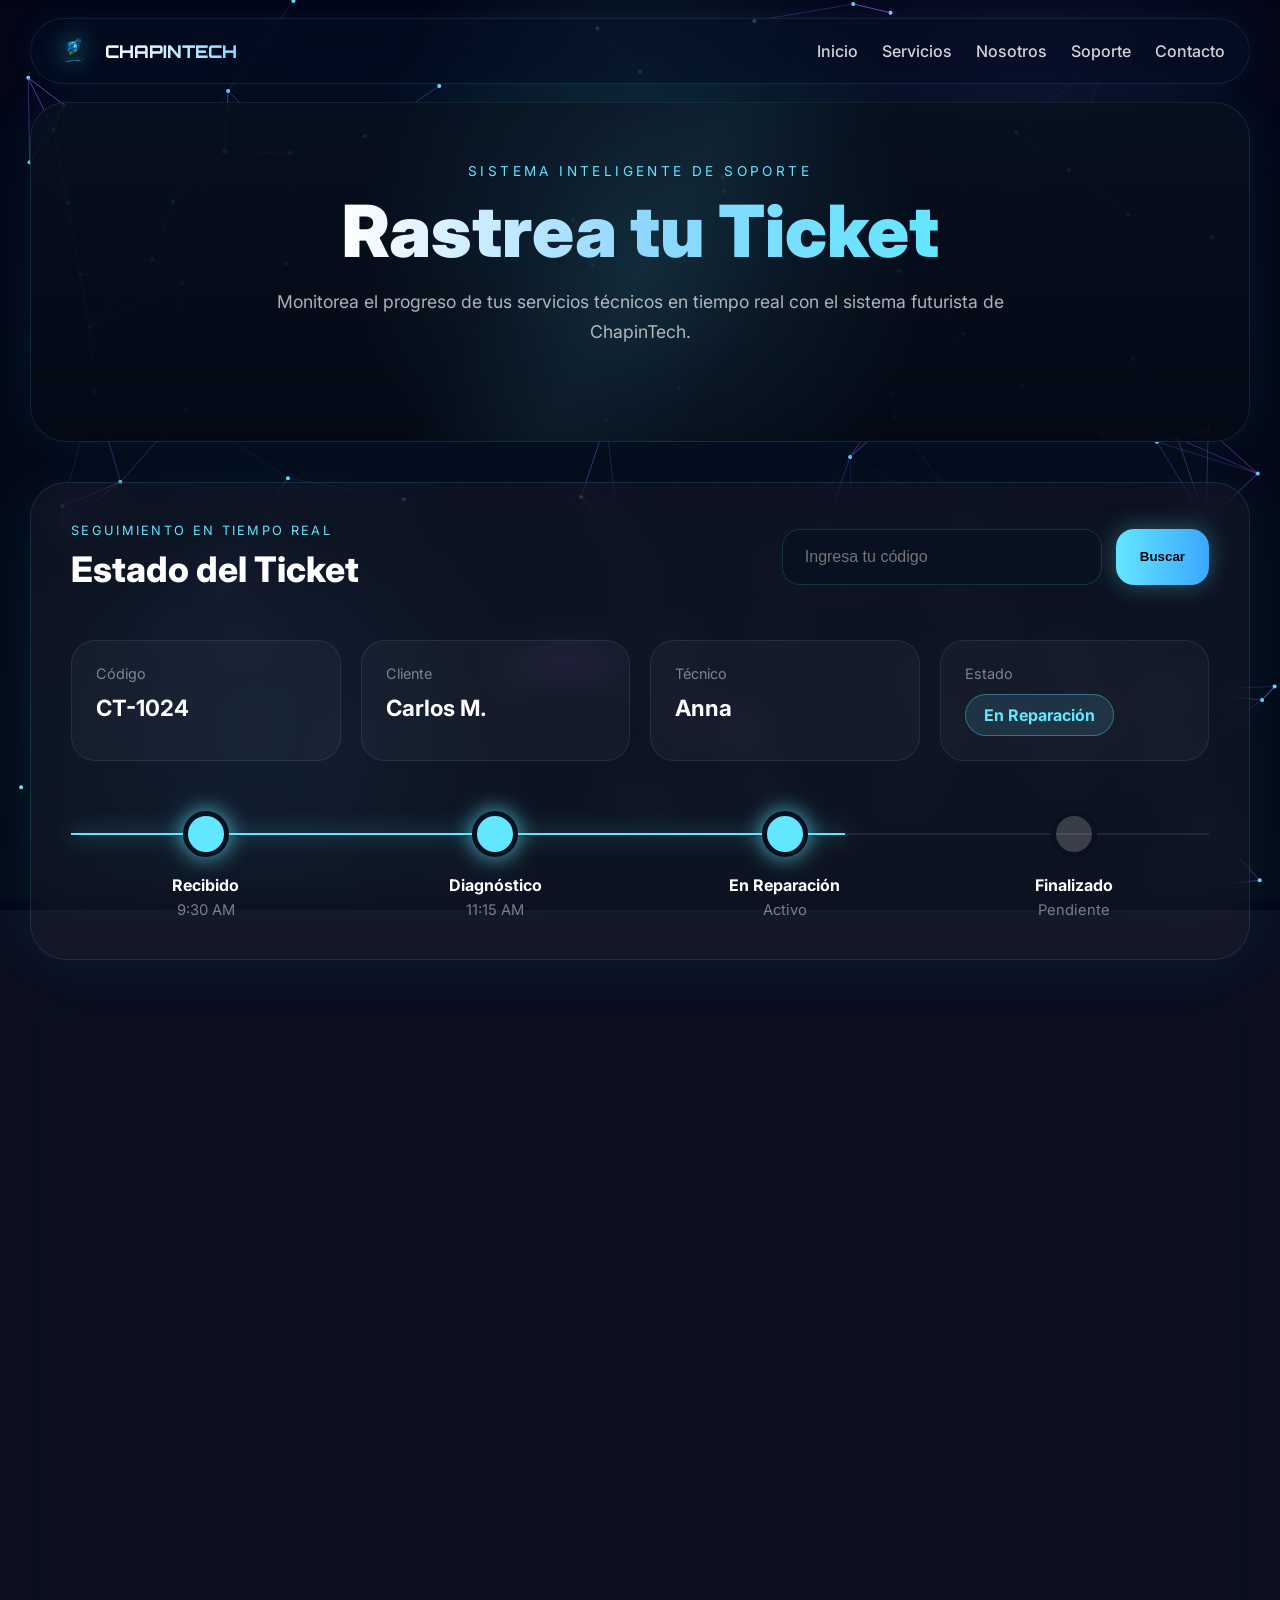
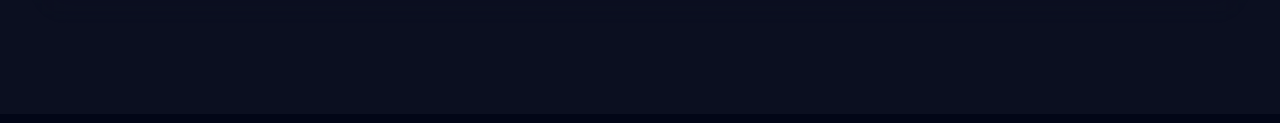
<file: soporte.html>
<!DOCTYPE html>
<html lang="es">
<head>
<meta charset="UTF-8">
<meta name="viewport" content="width=device-width, initial-scale=1.0">

<title>ChapinTech | Soporte</title>

<link rel="preconnect" href="https://fonts.googleapis.com">
<link rel="preconnect" href="https://fonts.gstatic.com" crossorigin>

<link href="https://fonts.googleapis.com/css2?family=Orbitron:wght@500;700;800&family=Inter:wght@400;500;600;700;800&display=swap" rel="stylesheet">

<style>

*{
margin:0;
padding:0;
box-sizing:border-box;
}

:root{
--cyan:#63e6ff;
--blue:#3ba7ff;
--violet:#8b5cf6;
--dark:#020617;
--panel:#07111f;
}

html{
scroll-behavior:smooth;
}

body{
font-family:'Inter',sans-serif;
background:#020617;
color:white;
overflow-x:hidden;
min-height:100vh;
}

/* =========================
BACKGROUND SYSTEM
========================= */

.bg{
position:fixed;
inset:0;
z-index:-10;

background:
radial-gradient(circle at 50% 20%,
rgba(99,230,255,.14),
transparent 28%),

radial-gradient(circle at 80% 10%,
rgba(139,92,246,.08),
transparent 20%),

radial-gradient(circle at 20% 80%,
rgba(59,167,255,.08),
transparent 22%),

linear-gradient(
180deg,
#020617 0%,
#040b18 100%
);
}

.bg::before{
content:"";
position:absolute;
inset:0;

background-image:
linear-gradient(rgba(255,255,255,.03) 1px, transparent 1px),
linear-gradient(90deg, rgba(255,255,255,.03) 1px, transparent 1px);

background-size:42px 42px;

mask-image:radial-gradient(circle at center, black 30%, transparent 90%);

opacity:.25;
}

/* =========================
PARTICLES
========================= */

#particles{
position:fixed;
inset:0;
width:100%;
height:100%;
z-index:-5;
pointer-events:none;
}

/* =========================
NAVBAR
========================= */

.nav{
position:sticky;
top:18px;
z-index:999;

width:calc(100% - 60px);
max-width:1280px;

margin:18px auto;

padding:14px 24px;

display:flex;
align-items:center;
justify-content:space-between;

border-radius:999px;

background:rgba(4,19,44,.42);

backdrop-filter:blur(18px);

border:1px solid rgba(255,255,255,.08);

box-shadow:
0 0 24px rgba(59,167,255,.08),
inset 0 0 1px rgba(255,255,255,.05);
}

.logo{
display:flex;
align-items:center;
gap:14px;
}

.logo img{
width:36px;
height:36px;
object-fit:contain;

filter:
drop-shadow(0 0 12px rgba(99,230,255,.7));
}

.logo span{
font-family:'Orbitron',sans-serif;
font-weight:800;
font-size:1.1rem;

background:linear-gradient(90deg,#fff,#8fd7ff);

-webkit-background-clip:text;
background-clip:text;
color:transparent;
}

.nav-links{
display:flex;
align-items:center;
gap:24px;
}

.nav-links a{
text-decoration:none;
color:rgba(255,255,255,.82);
font-weight:500;
transition:.25s;
}

.nav-links a:hover{
color:var(--cyan);
}

/* =========================
HERO
========================= */

.hero{
position:relative;

width:calc(100% - 60px);
max-width:1280px;

margin:auto;

min-height:340px;

border-radius:36px;

overflow:hidden;

background:
radial-gradient(circle at center,
rgba(99,230,255,.10),
transparent 45%),

linear-gradient(
180deg,
rgba(7,17,31,.9),
rgba(4,10,22,.96)
);

border:1px solid rgba(99,230,255,.12);

box-shadow:
0 0 50px rgba(34,211,238,.08);
}

.hero::before{
content:"";
position:absolute;
inset:0;

background:
linear-gradient(
120deg,
transparent 40%,
rgba(99,230,255,.04),
transparent 60%
);

animation:moveGlow 8s linear infinite;
}

.hero-content{
position:relative;
z-index:2;

height:100%;

display:flex;
flex-direction:column;
align-items:center;
justify-content:center;

text-align:center;

padding:60px 20px;
}

.hero-content p{
color:var(--cyan);

letter-spacing:.25em;
font-size:.85rem;

margin-bottom:16px;
}

.hero-content h1{
font-size:clamp(42px,6vw,72px);
font-weight:900;
line-height:1;

margin-bottom:20px;

background:linear-gradient(
90deg,
#ffffff,
#8fd7ff,
#63e6ff
);

-webkit-background-clip:text;
background-clip:text;
color:transparent;
}

.hero-content span{
max-width:760px;

font-size:1.1rem;
line-height:1.7;

color:rgba(255,255,255,.68);
}

/* =========================
MAIN
========================= */

.main{
width:calc(100% - 60px);
max-width:1280px;

margin:40px auto 100px;
}

/* =========================
TRACKER PANEL
========================= */

.panel{
background:rgba(255,255,255,.04);

border:1px solid rgba(99,230,255,.12);

border-radius:36px;

padding:40px;

backdrop-filter:blur(18px);

box-shadow:
0 0 60px rgba(34,211,238,.08);

margin-bottom:40px;
}

/* =========================
TRACKING TOP
========================= */

.tracking-top{
display:flex;
justify-content:space-between;
align-items:center;
gap:20px;

flex-wrap:wrap;

margin-bottom:50px;
}

.tracking-title p{
color:var(--cyan);

letter-spacing:.18em;
font-size:.8rem;

margin-bottom:10px;
}

.tracking-title h2{
font-size:2.2rem;
font-weight:800;
}

.search-box{
display:flex;
gap:14px;
flex-wrap:wrap;
}

.search-box input{
width:320px;
max-width:100%;

padding:18px 22px;

border:none;
outline:none;

border-radius:18px;

background:#07111f;

color:white;

border:1px solid rgba(99,230,255,.15);

font-size:1rem;
}

.search-box button{
padding:18px 24px;

border:none;
cursor:pointer;

border-radius:18px;

font-weight:800;

background:linear-gradient(
90deg,
#63e6ff,
#3ba7ff
);

color:black;

box-shadow:
0 0 25px rgba(99,230,255,.35);

transition:.25s;
}

.search-box button:hover{
transform:translateY(-2px) scale(1.02);
}

/* =========================
STATUS CARD
========================= */

.status-grid{
display:grid;
grid-template-columns:repeat(auto-fit,minmax(220px,1fr));
gap:20px;

margin-bottom:50px;
}

.status-card{
background:rgba(255,255,255,.03);

border:1px solid rgba(255,255,255,.08);

border-radius:24px;

padding:24px;
}

.status-card p{
font-size:.9rem;
color:rgba(255,255,255,.45);
margin-bottom:12px;
}

.status-card h3{
font-size:1.4rem;
}

.active-status{
display:inline-flex;
align-items:center;
justify-content:center;

padding:10px 18px;

border-radius:999px;

background:rgba(99,230,255,.12);

border:1px solid rgba(99,230,255,.35);

color:var(--cyan);

font-weight:700;

white-space:nowrap;
}

/* =========================
TIMELINE
========================= */

.timeline{
position:relative;
margin-top:20px;
}

.timeline-line{
position:absolute;
top:22px;
left:0;

width:100%;
height:2px;

background:rgba(255,255,255,.08);
}

.timeline-progress{
position:absolute;
top:22px;
left:0;

width:68%;
height:2px;

background:var(--cyan);

box-shadow:
0 0 20px rgba(99,230,255,.9);
}

.steps{
display:grid;
grid-template-columns:repeat(4,1fr);
gap:20px;

position:relative;
z-index:2;
}

.step{
text-align:center;
}

.circle{
width:46px;
height:46px;

margin:auto;

border-radius:50%;

background:var(--cyan);

border:5px solid #07111f;

box-shadow:
0 0 22px rgba(99,230,255,.8);
}

.circle.active{
animation:pulse 2s infinite;
}

.circle.inactive{
background:rgba(255,255,255,.18);
box-shadow:none;
}

.step h4{
margin-top:18px;
font-size:1rem;
}

.step span{
display:block;
margin-top:6px;

font-size:.92rem;
color:rgba(255,255,255,.45);
}

/* =========================
CREATE TICKET
========================= */

.form-title{
margin-bottom:30px;
}

.form-title p{
color:var(--cyan);
letter-spacing:.18em;
font-size:.8rem;
margin-bottom:10px;
}

.form-title h2{
font-size:2.2rem;
font-weight:800;
margin-bottom:14px;
}

.form-title span{
color:rgba(255,255,255,.6);
line-height:1.7;
}

.form-grid{
display:grid;
grid-template-columns:repeat(auto-fit,minmax(260px,1fr));
gap:20px;
}

.input-group{
display:flex;
flex-direction:column;
gap:10px;
}

.input-group label{
font-size:.95rem;
color:rgba(255,255,255,.68);
}

.input-group input,
.input-group select,
.input-group textarea{
padding:18px 20px;

border:none;
outline:none;

border-radius:18px;

background:#07111f;

color:white;

border:1px solid rgba(99,230,255,.12);

font-size:1rem;

transition:.25s;
}

.input-group input:focus,
.input-group select:focus,
.input-group textarea:focus{
border-color:var(--cyan);
box-shadow:
0 0 20px rgba(99,230,255,.15);
}

.input-group textarea{
resize:none;
min-height:180px;
}

.submit-btn{
margin-top:30px;

width:100%;

padding:20px;

border:none;
cursor:pointer;

border-radius:22px;

font-size:1rem;
font-weight:800;

background:linear-gradient(
90deg,
#63e6ff,
#3ba7ff
);

color:black;

box-shadow:
0 0 35px rgba(99,230,255,.35);

transition:.25s;
}

.submit-btn:hover{
transform:translateY(-2px);
}

/* =========================
ANIMATIONS
========================= */

@keyframes pulse{

0%,100%{
transform:scale(1);
box-shadow:
0 0 20px rgba(99,230,255,.8);
}

50%{
transform:scale(1.08);
box-shadow:
0 0 40px rgba(99,230,255,1);
}

}

@keyframes moveGlow{
from{
transform:translateX(-10%);
}
to{
transform:translateX(10%);
}
}

/* =========================
RESPONSIVE
========================= */

@media(max-width:900px){

.steps{
grid-template-columns:repeat(2,1fr);
row-gap:40px;
}

.timeline-line,
.timeline-progress{
display:none;
}

}

@media(max-width:768px){

.nav{
width:calc(100% - 24px);
padding:14px 18px;
}

.nav-links{
display:none;
}

.hero,
.main{
width:calc(100% - 24px);
}

.panel{
padding:24px;
}

.hero-content{
padding:40px 20px;
}

}

</style>
</head>

<body>

<div class="bg"></div>

<canvas id="particles"></canvas>

<!-- NAVBAR -->

<header class="nav">

<div class="logo">
<img src="chapintech-logo.png" alt="">
<span>CHAPINTECH</span>
</div>

<nav class="nav-links">
<a href="index.html">Inicio</a>
<a href="servicios.html">Servicios</a>
<a href="nosotros.html">Nosotros</a>
<a href="soporte.html">Soporte</a>
<a href="contacto.html">Contacto</a>
</nav>

</header>

<!-- HERO -->

<section class="hero">

<div class="hero-content">

<p>SISTEMA INTELIGENTE DE SOPORTE</p>

<h1>Rastrea tu Ticket</h1>

<span>
Monitorea el progreso de tus servicios técnicos en tiempo real con el sistema futurista de ChapinTech.
</span>

</div>

</section>

<!-- MAIN -->

<main class="main">

<!-- TRACKING PANEL -->

<section class="panel">

<div class="tracking-top">

<div class="tracking-title">
<p>SEGUIMIENTO EN TIEMPO REAL</p>
<h2>Estado del Ticket</h2>
</div>

<div class="search-box">
<input type="text" placeholder="Ingresa tu código">
<button>Buscar</button>
</div>

</div>

<!-- STATUS INFO -->

<div class="status-grid">

<div class="status-card">
<p>Código</p>
<h3>CT-1024</h3>
</div>

<div class="status-card">
<p>Cliente</p>
<h3>Carlos M.</h3>
</div>

<div class="status-card">
<p>Técnico</p>
<h3>Anna</h3>
</div>

<div class="status-card">
<p>Estado</p>
<div class="active-status">
En Reparación
</div>
</div>

</div>

<!-- TIMELINE -->

<div class="timeline">

<div class="timeline-line"></div>
<div class="timeline-progress"></div>

<div class="steps">

<div class="step">
<div class="circle"></div>
<h4>Recibido</h4>
<span>9:30 AM</span>
</div>

<div class="step">
<div class="circle"></div>
<h4>Diagnóstico</h4>
<span>11:15 AM</span>
</div>

<div class="step">
<div class="circle active"></div>
<h4>En Reparación</h4>
<span>Activo</span>
</div>

<div class="step">
<div class="circle inactive"></div>
<h4>Finalizado</h4>
<span>Pendiente</span>
</div>

</div>

</div>

</section>

<!-- CREATE TICKET -->

<section class="panel">

<div class="form-title">

<p>CREAR SOLICITUD</p>

<h2>Nuevo Ticket</h2>

<span>
No necesitas crear una cuenta para solicitar soporte técnico con ChapinTech.
</span>

</div>

<form>

<div class="form-grid">

<div class="input-group">
<label>Nombre Completo</label>
<input type="text" placeholder="Tu nombre">
</div>

<div class="input-group">
<label>Correo Electrónico</label>
<input type="email" placeholder="correo@ejemplo.com">
</div>

<div class="input-group">
<label>Teléfono</label>
<input type="tel" placeholder="+502 1234-5678">
</div>

<div class="input-group">
<label>Servicio</label>

<select>
<option>Soporte Técnico</option>
<option>Instalación de Redes</option>
<option>Cámaras de Seguridad</option>
<option>Mantenimiento</option>
<option>Soporte Remoto</option>
</select>

</div>

</div>

<div class="input-group" style="margin-top:20px;">
<label>Describe el Problema</label>

<textarea placeholder="Describe detalladamente el problema técnico..."></textarea>
</div>

<button class="submit-btn">
Crear Ticket
</button>

</form>

</section>

</main>

<!-- PARTICLES -->

<script src="stars.js"></script>
<script src="particles.js"></script>
<script src="src/main.jsx"></script>

</body>
</html>
</file>
